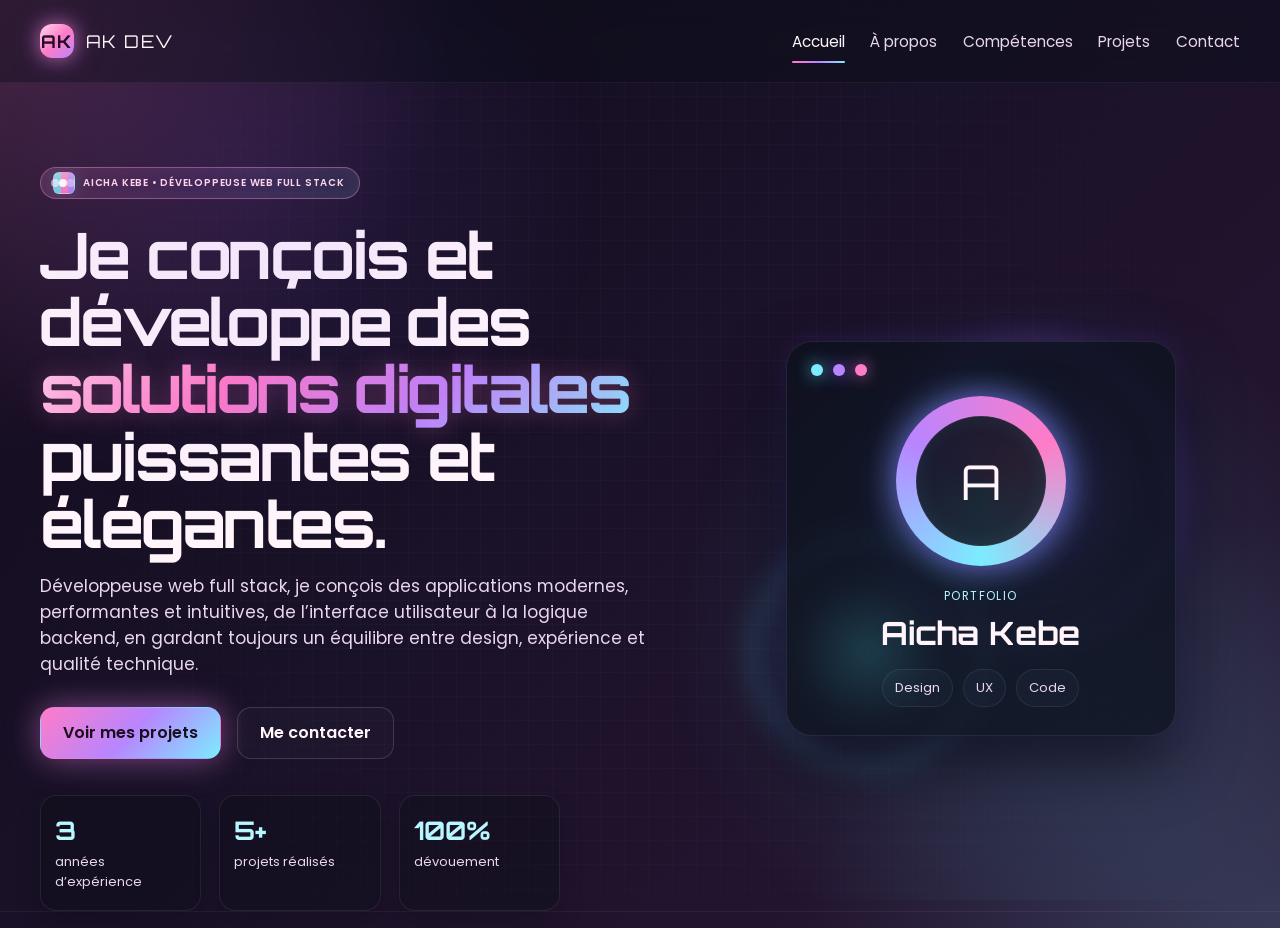
<file: index.html>
<!DOCTYPE html>
<html lang="fr">
  <head>
    <meta charset="UTF-8" />
    <meta http-equiv="refresh" content="0; url=accueil.html" />
    <meta name="viewport" content="width=device-width, initial-scale=1.0" />
    <title>Ak Dev</title>
    <meta name="description" content="Portfolio de développeuse full stack en rose, violet et cyan." />
    <link rel="preconnect" href="https://fonts.googleapis.com" />
    <link rel="preconnect" href="https://fonts.gstatic.com" crossorigin />
    <link href="https://fonts.googleapis.com/css2?family=Orbitron:wght@500;700;800&family=Poppins:wght@300;400;500;600;700&display=swap" rel="stylesheet" />
    <link rel="stylesheet" href="style.css" />
  </head>
  <body>
    <div class="page-glow"></div>

    <main class="redirect-page">
      <div class="container redirect-box">
        <p class="eyebrow">Portfolio</p>
        <h1>Redirection vers l’accueil...</h1>
        <p>Si la page ne charge pas, cliquez sur <a href="accueil.html">ce lien</a>.</p>
      </div>
    </main>
  </body>
</html>
</file>
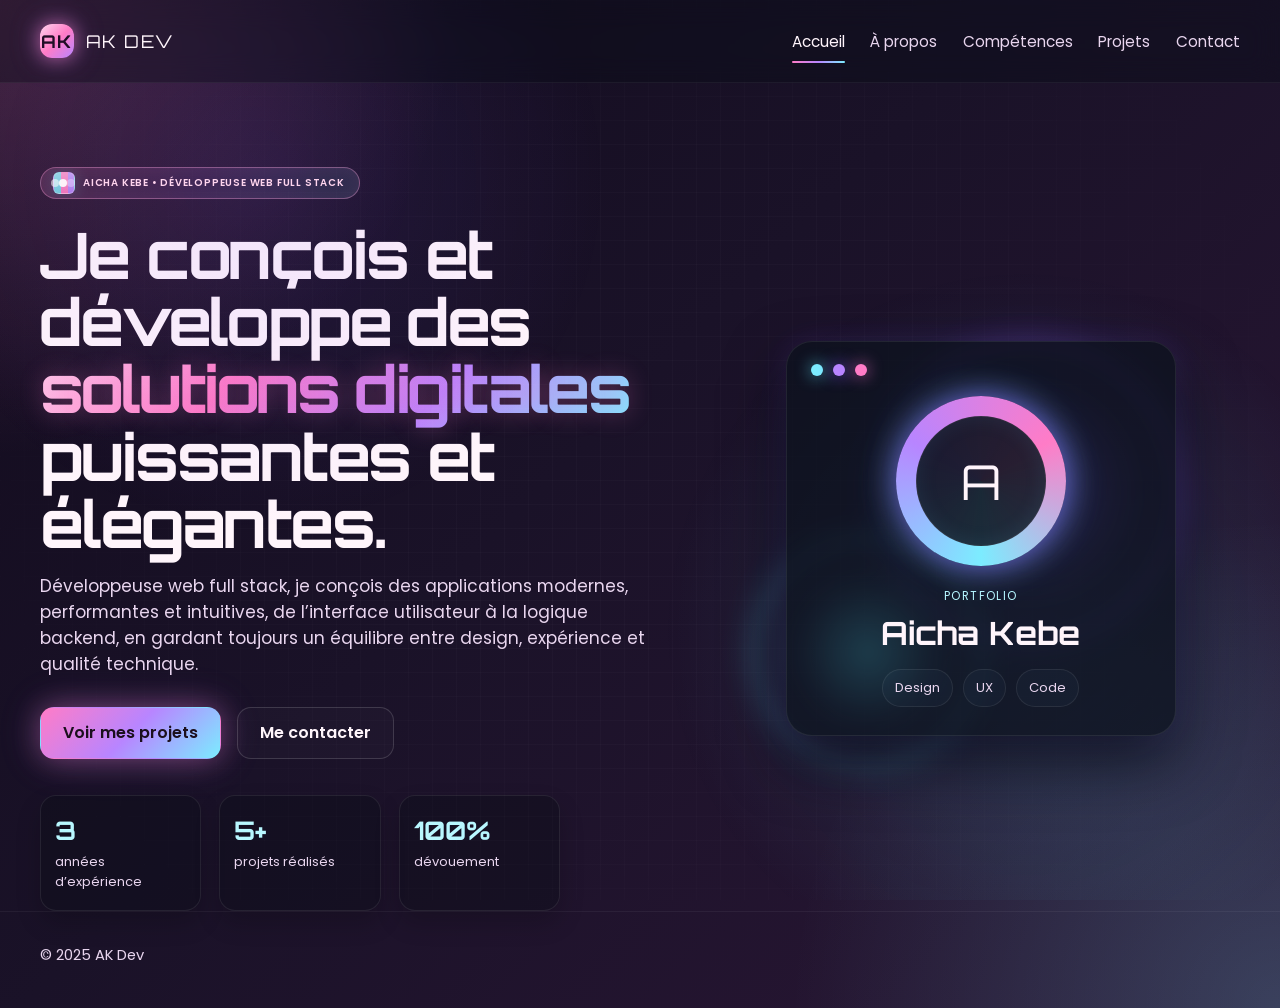
<file: accueil.html>
<!DOCTYPE html>
<html lang="fr">
  <head>
    <meta charset="UTF-8" />
    <meta name="viewport" content="width=device-width, initial-scale=1.0" />
    <title>Accueil | AK Dev</title>
    <meta name="description" content="Portfolio de développeuse web full stack — accueil" />
    <link rel="preconnect" href="https://fonts.googleapis.com" />
    <link rel="preconnect" href="https://fonts.gstatic.com" crossorigin />
    <link href="https://fonts.googleapis.com/css2?family=Orbitron:wght@500;700;800&family=Poppins:wght@300;400;500;600;700&display=swap" rel="stylesheet" />
    <link rel="stylesheet" href="style.css" />
  </head>
  <body>
    <div class="page-glow"></div>

    <header class="site-header">
      <div class="container nav-wrap">
        <a href="accueil.html" class="brand">
          <span class="brand-mark">AK</span>
          <span>AK Dev</span>
        </a>

        <div class="nav-shell">
          <button class="nav-toggle" type="button" aria-expanded="false" aria-controls="mainNav" aria-label="Ouvrir le menu">
            <span></span>
            <span></span>
            <span></span>
          </button>

          <nav class="main-nav" id="mainNav" aria-label="Menu principal">
            <a href="accueil.html" class="active">Accueil</a>
            <a href="apropos.html">À propos</a>
            <a href="competences.html">Compétences</a>
            <a href="projets.html">Projets</a>
            <a href="contact.html">Contact</a>
          </nav>
        </div>
      </div>
    </header>

    <main>
      <section class="hero" id="accueil">
        <div class="container hero-grid">
          <div class="hero-copy">
            <span class="eyebrow">Aicha KEBE • Développeuse web full stack</span>
            <h1>
              Je conçois et développe des
              <span class="gradient-text">solutions digitales</span>
              puissantes et élégantes.
            </h1>
            <p>
              Développeuse web full stack, je conçois des applications modernes,
              performantes et intuitives, de l’interface utilisateur à la logique backend,
              en gardant toujours un équilibre entre design, expérience et qualité technique.
            </p>


            <div class="cta-row">
              <a class="btn btn-primary" href="projets.html">Voir mes projets</a>
              <a class="btn btn-secondary" href="contact.html">Me contacter</a>
            </div>

            <div class="stats">
              <div>
                <strong>3</strong>
                <span>années d’expérience</span>
              </div>
              <div>
                <strong>5+</strong>
                <span>projets réalisés</span>
              </div>
              <div>
                <strong>100%</strong>
                <span>dévouement</span>
              </div>
            </div>
          </div>

          <div class="hero-visual" aria-label="Illustration du portfolio">
            <div class="orb orb-one"></div>
            <div class="orb orb-two"></div>
            <div class="profile-card">
              <div class="profile-top">
                <span class="dot dot-cyan"></span>
                <span class="dot dot-violet"></span>
                <span class="dot dot-pink"></span>
              </div>

              <div class="avatar-wrap">
                <div class="avatar-ring"></div>
                <div class="avatar">A</div>
              </div>

              <div class="card-text">
                <p class="mini-label">Portfolio</p>
                <h2>Aicha Kebe</h2>
                <ul>
                  <li>Design</li>
                  <li>UX</li>
                  <li>Code</li>
                </ul>
              </div>
            </div>
          </div>
        </div>
      </section>
    </main>

    <footer class="site-footer">
      <div class="container footer-wrap">
        <p>© 2025 AK Dev</p>
        <div class="socials"></div>
      </div>
    </footer>

    <script>
      document.addEventListener('DOMContentLoaded', () => {
        const nav = document.querySelector('.main-nav');
        const toggle = document.querySelector('.nav-toggle');

        if (!nav || !toggle) return;

        const closeMenu = () => {
          nav.classList.remove('is-open');
          toggle.setAttribute('aria-expanded', 'false');
          toggle.setAttribute('aria-label', 'Ouvrir le menu');
        };

        const openMenu = () => {
          nav.classList.add('is-open');
          toggle.setAttribute('aria-expanded', 'true');
          toggle.setAttribute('aria-label', 'Fermer le menu');
        };

        toggle.addEventListener('click', () => {
          if (nav.classList.contains('is-open')) {
            closeMenu();
          } else {
            openMenu();
          }
        });

        nav.querySelectorAll('a').forEach((link) => {
          link.addEventListener('click', () => {
            if (window.innerWidth <= 820) {
              closeMenu();
            }
          });
        });

        window.addEventListener('resize', () => {
          if (window.innerWidth > 820) {
            closeMenu();
          }
        });

        document.addEventListener('click', (event) => {
          const target = event.target;
          const clickedInsideNav = nav.contains(target);
          const clickedToggle = toggle.contains(target);

          if (!clickedInsideNav && !clickedToggle && nav.classList.contains('is-open')) {
            closeMenu();
          }
        });
      });
    </script>
  </body>
</html>
</file>
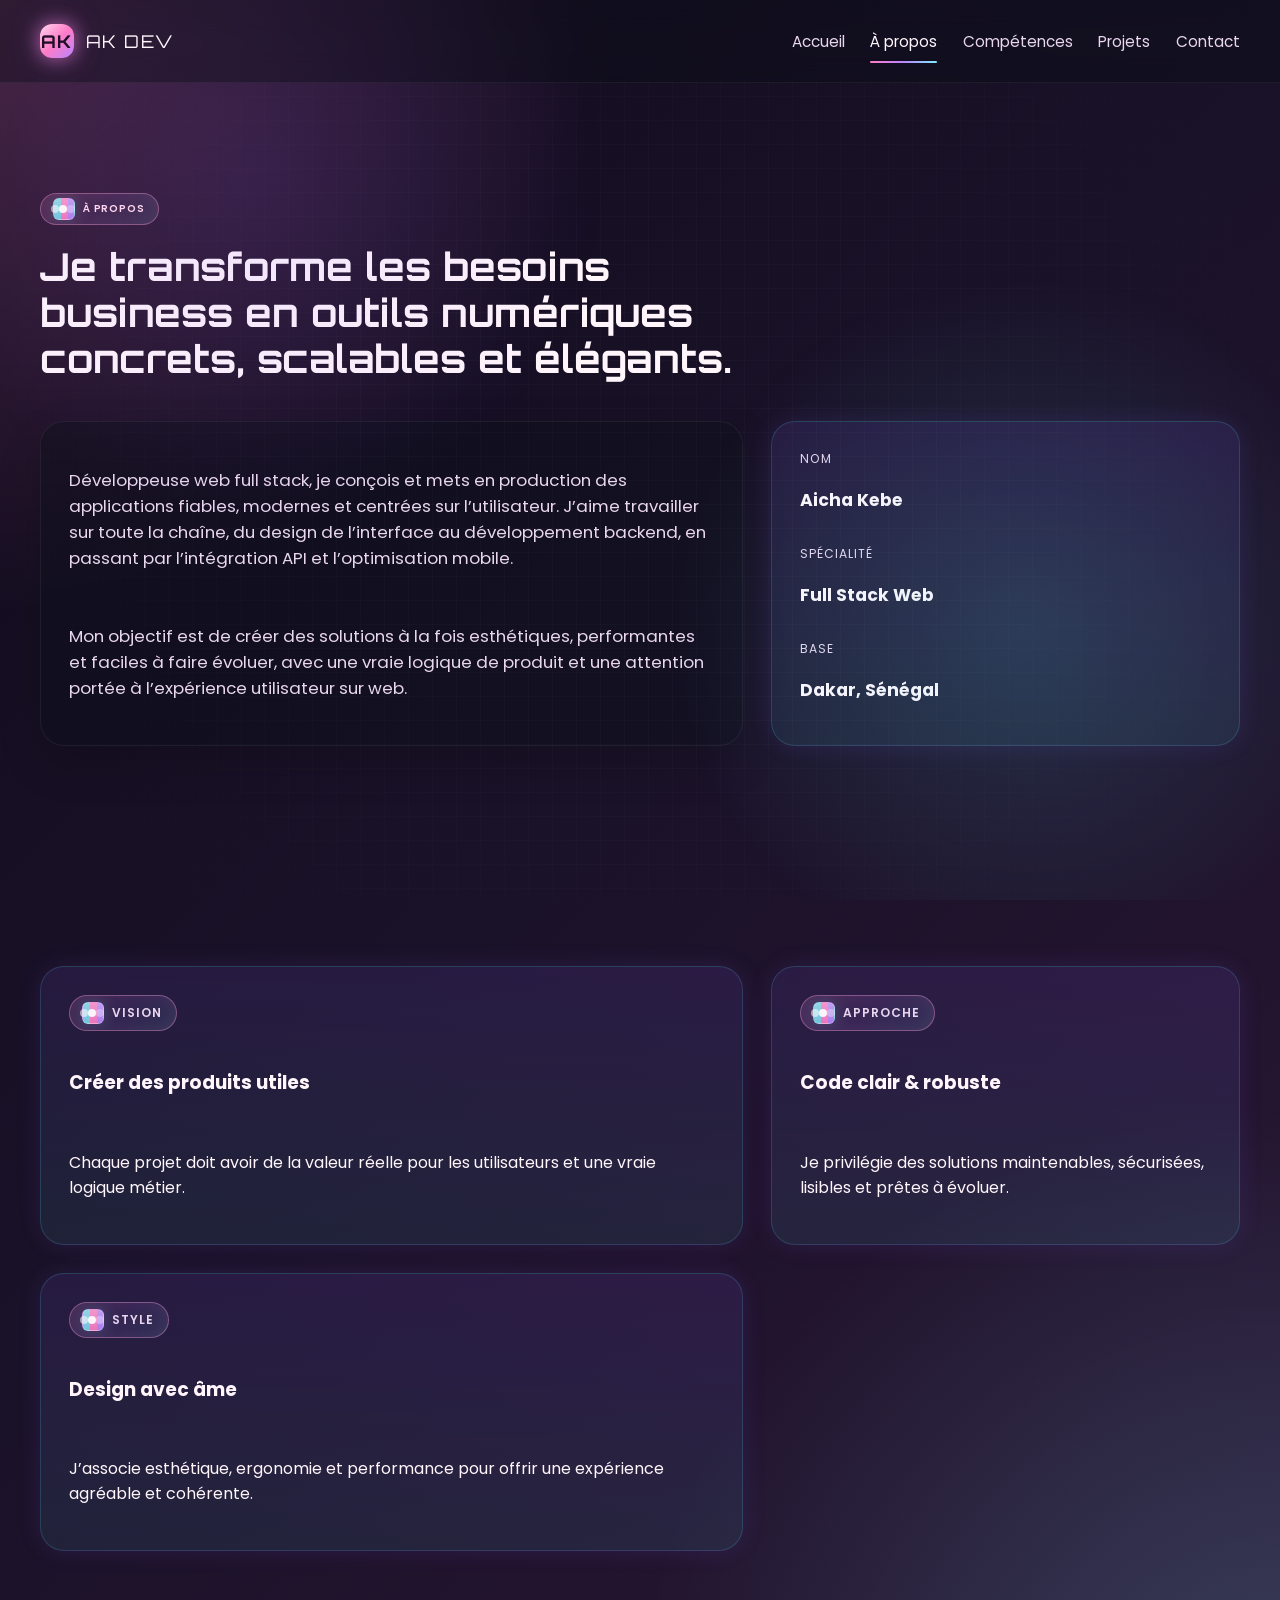
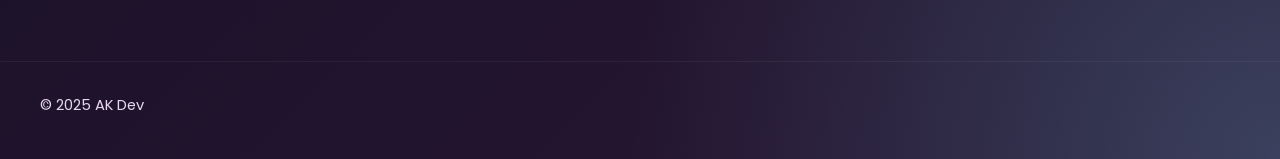
<file: apropos.html>
<!DOCTYPE html>
<html lang="fr">
  <head>
    <meta charset="UTF-8" />
    <meta name="viewport" content="width=device-width, initial-scale=1.0" />
    <title>À propos | AK Dev</title>
    <meta name="description" content="À propos de la développeuse web full stack AK Dev" />
    <link rel="preconnect" href="https://fonts.googleapis.com" />
    <link rel="preconnect" href="https://fonts.gstatic.com" crossorigin />
    <link href="https://fonts.googleapis.com/css2?family=Orbitron:wght@500;700;800&family=Poppins:wght@300;400;500;600;700&display=swap" rel="stylesheet" />
    <link rel="stylesheet" href="style.css" />
  </head>
  <body>
    <div class="page-glow"></div>

    <header class="site-header">
      <div class="container nav-wrap">
        <a href="accueil.html" class="brand">
          <span class="brand-mark">AK</span>
          <span>AK Dev</span>
        </a>

        <div class="nav-shell">
          <button class="nav-toggle" type="button" aria-expanded="false" aria-controls="mainNav" aria-label="Ouvrir le menu">
            <span></span>
            <span></span>
            <span></span>
          </button>

          <nav class="main-nav" id="mainNav" aria-label="Menu principal">
            <a href="accueil.html">Accueil</a>
            <a href="apropos.html" class="active">À propos</a>
            <a href="competences.html">Compétences</a>
            <a href="projets.html">Projets</a>
            <a href="contact.html">Contact</a>
          </nav>
        </div>
      </div>
    </header>

    <main>
      <section class="section">
        <div class="container">
          <div class="section-heading">
            <span class="section-tag">À propos</span>
            <h2>Je transforme les besoins business en outils numériques concrets, scalables et élégants.</h2>
          </div>

          <div class="about-grid">
            <div class="about-copy">
              <p>
                Développeuse web full stack, je conçois et mets en production des applications
                fiables, modernes et centrées sur l’utilisateur. J’aime travailler sur toute la chaîne,
                du design de l’interface au développement backend, en passant par l’intégration API et l’optimisation mobile.
              </p>
              <p>
                Mon objectif est de créer des solutions à la fois esthétiques, performantes et faciles à faire évoluer,
                avec une vraie logique de produit et une attention portée à l’expérience utilisateur sur web.
              </p>
            </div>

            <div class="info-panel">
              <div>
                <span>Nom</span>
                <strong>Aicha Kebe</strong>
              </div>
              <div>
                <span>Spécialité</span>
                <strong>Full Stack Web</strong>
              </div>
              <div>
                <span>Base</span>
                <strong>Dakar, Sénégal</strong>
              </div>
            </div>
          </div>
        </div>
      </section>

      <section class="section">
        <div class="container">
          <div class="about-grid values-grid">
            <article class="info-panel">
              <span class="section-tag small-tag">Vision</span>
              <h3>Créer des produits utiles</h3>
              <p>Chaque projet doit avoir de la valeur réelle pour les utilisateurs et une vraie logique métier.</p>
            </article>

            <article class="info-panel">
              <span class="section-tag small-tag">Approche</span>
              <h3>Code clair & robuste</h3>
              <p>Je privilégie des solutions maintenables, sécurisées, lisibles et prêtes à évoluer.</p>
            </article>

            <article class="info-panel">
              <span class="section-tag small-tag">Style</span>
              <h3>Design avec âme</h3>
              <p>J’associe esthétique, ergonomie et performance pour offrir une expérience agréable et cohérente.</p>
            </article>
          </div>
        </div>
      </section>
    </main>

    <footer class="site-footer">
      <div class="container footer-wrap">
        <p>© 2025 AK Dev</p>
        <div class="socials"></div>
      </div>
    </footer>

    <script>
      document.addEventListener('DOMContentLoaded', () => {
        const nav = document.querySelector('.main-nav');
        const toggle = document.querySelector('.nav-toggle');

        if (!nav || !toggle) return;

        const closeMenu = () => {
          nav.classList.remove('is-open');
          toggle.setAttribute('aria-expanded', 'false');
          toggle.setAttribute('aria-label', 'Ouvrir le menu');
        };

        const openMenu = () => {
          nav.classList.add('is-open');
          toggle.setAttribute('aria-expanded', 'true');
          toggle.setAttribute('aria-label', 'Fermer le menu');
        };

        toggle.addEventListener('click', () => {
          if (nav.classList.contains('is-open')) {
            closeMenu();
          } else {
            openMenu();
          }
        });

        nav.querySelectorAll('a').forEach((link) => {
          link.addEventListener('click', () => {
            if (window.innerWidth <= 820) {
              closeMenu();
            }
          });
        });

        window.addEventListener('resize', () => {
          if (window.innerWidth > 820) {
            closeMenu();
          }
        });

        document.addEventListener('click', (event) => {
          const target = event.target;
          const clickedInsideNav = nav.contains(target);
          const clickedToggle = toggle.contains(target);

          if (!clickedInsideNav && !clickedToggle && nav.classList.contains('is-open')) {
            closeMenu();
          }
        });
      });
    </script>
  </body>
</html>
</file>
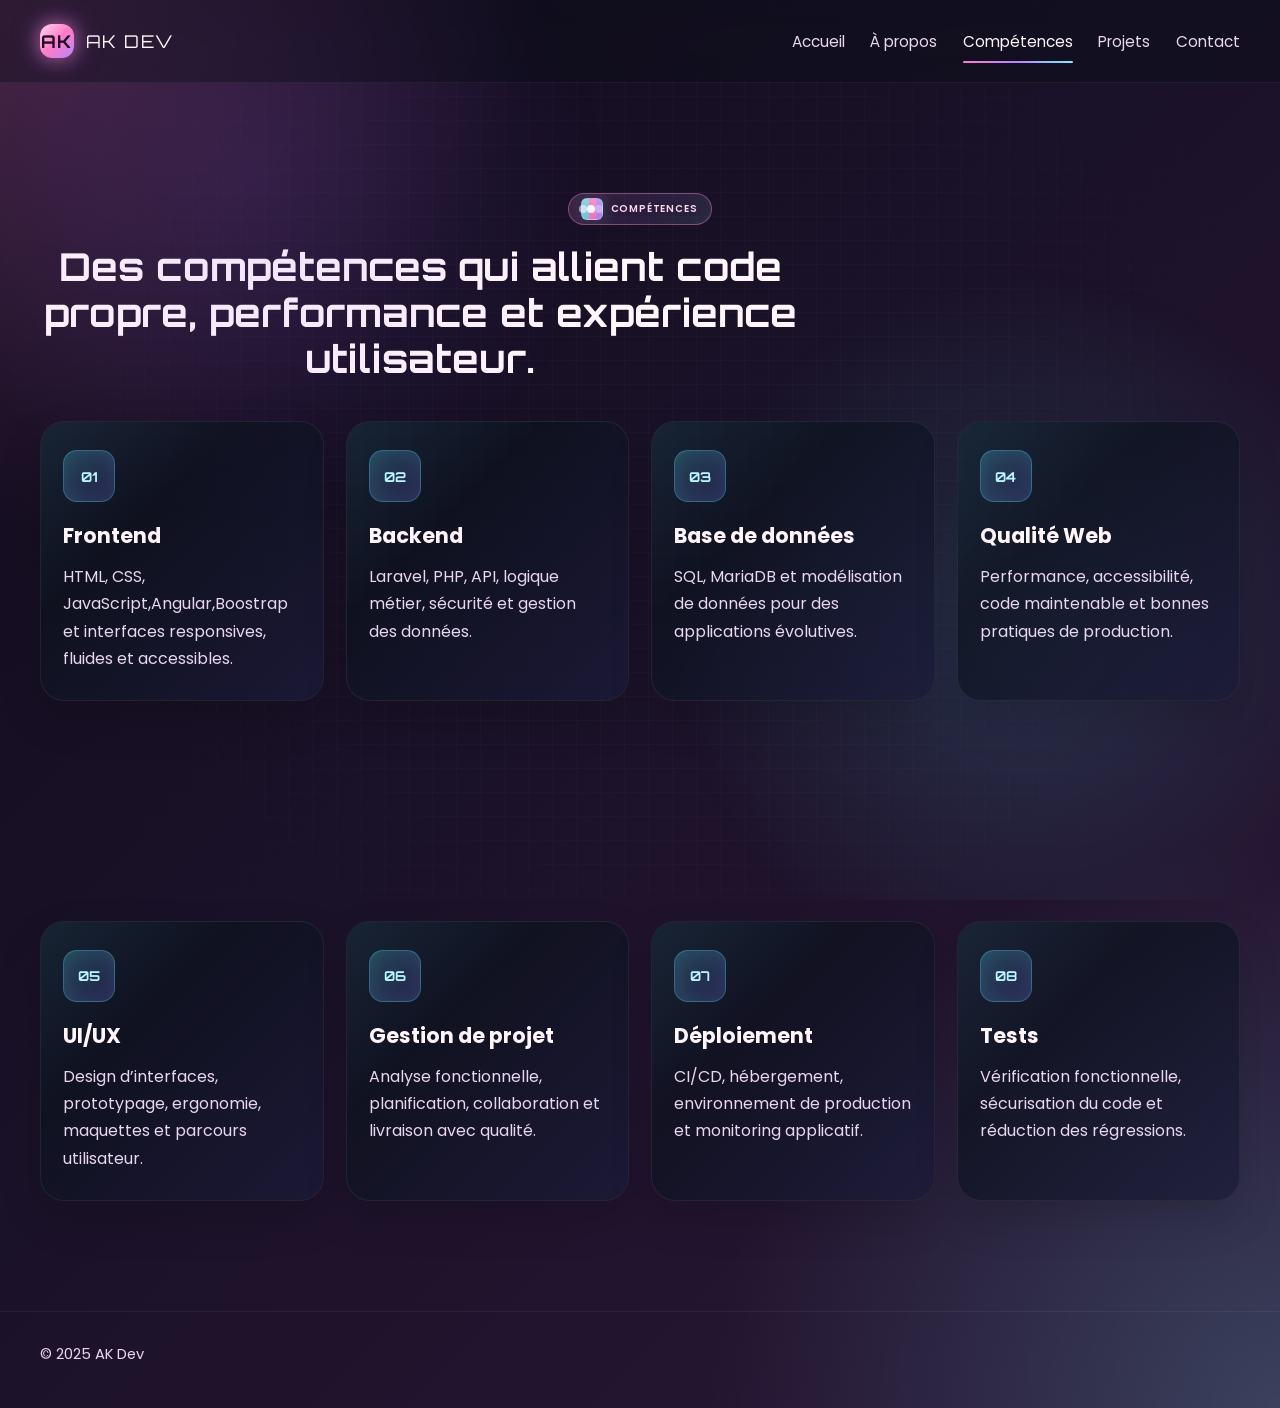
<file: competences.html>
<!DOCTYPE html>
<html lang="fr">
  <head>
    <meta charset="UTF-8" />
    <meta name="viewport" content="width=device-width, initial-scale=1.0" />
    <title>Compétences | AK Dev</title>
    <meta name="description" content="Compétences de développeuse web full stack" />
    <link rel="preconnect" href="https://fonts.googleapis.com" />
    <link rel="preconnect" href="https://fonts.gstatic.com" crossorigin />
    <link href="https://fonts.googleapis.com/css2?family=Orbitron:wght@500;700;800&family=Poppins:wght@300;400;500;600;700&display=swap" rel="stylesheet" />
    <link rel="stylesheet" href="style.css" />
  </head>
  <body>
    <div class="page-glow"></div>

    <header class="site-header">
      <div class="container nav-wrap">
        <a href="accueil.html" class="brand">
          <span class="brand-mark">AK</span>
          <span>AK Dev</span>
        </a>

        <div class="nav-shell">
          <button class="nav-toggle" type="button" aria-expanded="false" aria-controls="mainNav" aria-label="Ouvrir le menu">
            <span></span>
            <span></span>
            <span></span>
          </button>

          <nav class="main-nav" id="mainNav" aria-label="Menu principal">
            <a href="accueil.html">Accueil</a>
            <a href="apropos.html">À propos</a>
            <a href="competences.html" class="active">Compétences</a>
            <a href="projets.html">Projets</a>
            <a href="contact.html">Contact</a>
          </nav>
        </div>
      </div>
    </header>

    <main>
      <section class="section">
        <div class="container">
          <div class="section-heading center">
            <span class="section-tag">Compétences</span>
            <h2>Des compétences qui allient code propre, performance et expérience utilisateur.</h2>
          </div>

          <div class="skill-grid">
            <article class="skill-card">
              <div class="skill-icon">01</div>
              <h3>Frontend</h3>
              <p>HTML, CSS, JavaScript,Angular,Boostrap et interfaces responsives, fluides et accessibles.</p>
            </article>

            <article class="skill-card">
              <div class="skill-icon">02</div>
              <h3>Backend</h3>
              <p>Laravel, PHP, API, logique métier, sécurité et gestion des données.</p>
            </article>

            <article class="skill-card">
              <div class="skill-icon">03</div>
              <h3>Base de données</h3>
              <p>SQL, MariaDB et modélisation de données pour des applications évolutives.</p>
            </article>

            <article class="skill-card">
              <div class="skill-icon">04</div>
              <h3>Qualité Web</h3>
              <p>Performance, accessibilité, code maintenable et bonnes pratiques de production.</p>
            </article>
          </div>
        </div>
      </section>

      <section class="section">
        <div class="container">
          <div class="skill-grid two-line-grid">
            <article class="skill-card">
              <div class="skill-icon">05</div>
              <h3>UI/UX</h3>
              <p>Design d’interfaces, prototypage, ergonomie, maquettes et parcours utilisateur.</p>
            </article>

            <article class="skill-card">
              <div class="skill-icon">06</div>
              <h3>Gestion de projet</h3>
              <p>Analyse fonctionnelle, planification, collaboration et livraison avec qualité.</p>
            </article>

            <article class="skill-card">
              <div class="skill-icon">07</div>
              <h3>Déploiement</h3>
              <p>CI/CD, hébergement, environnement de production et monitoring applicatif.</p>
            </article>

            <article class="skill-card">
              <div class="skill-icon">08</div>
              <h3>Tests</h3>
              <p>Vérification fonctionnelle, sécurisation du code et réduction des régressions.</p>
            </article>
          </div>
        </div>
      </section>
    </main>

    <footer class="site-footer">
      <div class="container footer-wrap">
        <p>© 2025 AK Dev</p>
        <div class="socials"></div>
      </div>
    </footer>

    <script>
      document.addEventListener('DOMContentLoaded', () => {
        const nav = document.querySelector('.main-nav');
        const toggle = document.querySelector('.nav-toggle');

        if (!nav || !toggle) return;

        const closeMenu = () => {
          nav.classList.remove('is-open');
          toggle.setAttribute('aria-expanded', 'false');
          toggle.setAttribute('aria-label', 'Ouvrir le menu');
        };

        const openMenu = () => {
          nav.classList.add('is-open');
          toggle.setAttribute('aria-expanded', 'true');
          toggle.setAttribute('aria-label', 'Fermer le menu');
        };

        toggle.addEventListener('click', () => {
          if (nav.classList.contains('is-open')) {
            closeMenu();
          } else {
            openMenu();
          }
        });

        nav.querySelectorAll('a').forEach((link) => {
          link.addEventListener('click', () => {
            if (window.innerWidth <= 820) {
              closeMenu();
            }
          });
        });

        window.addEventListener('resize', () => {
          if (window.innerWidth > 820) {
            closeMenu();
          }
        });

        document.addEventListener('click', (event) => {
          const target = event.target;
          const clickedInsideNav = nav.contains(target);
          const clickedToggle = toggle.contains(target);

          if (!clickedInsideNav && !clickedToggle && nav.classList.contains('is-open')) {
            closeMenu();
          }
        });
      });
    </script>
  </body>
</html>
</file>
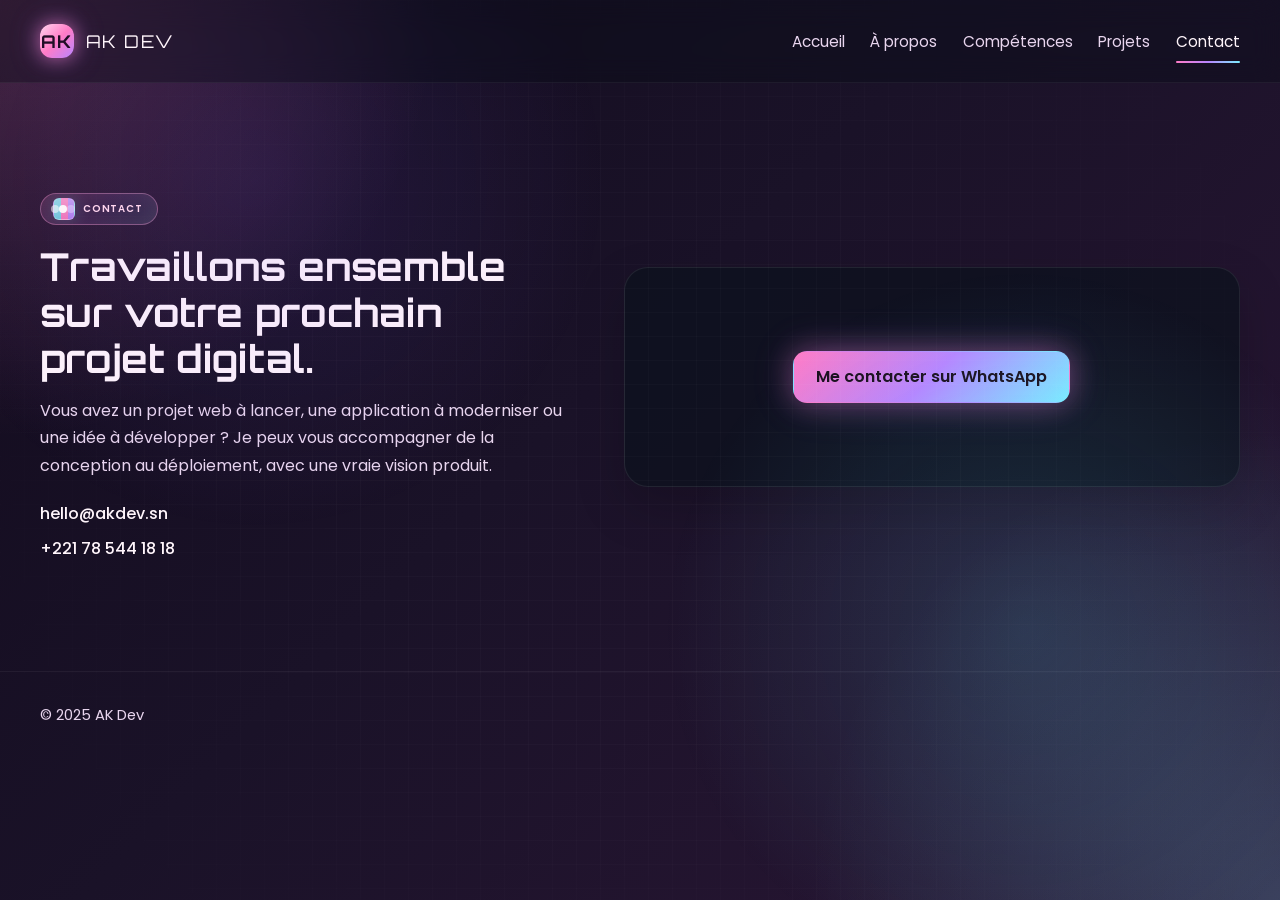
<file: contact.html>
<!DOCTYPE html>
<html lang="fr">
  <head>
    <meta charset="UTF-8" />
    <meta name="viewport" content="width=device-width, initial-scale=1.0" />
    <title>Contact | AK Dev</title>
    <meta name="description" content="Contactez la développeuse web full stack AK Dev" />
    <link rel="preconnect" href="https://fonts.googleapis.com" />
    <link rel="preconnect" href="https://fonts.gstatic.com" crossorigin />
    <link href="https://fonts.googleapis.com/css2?family=Orbitron:wght@500;700;800&family=Poppins:wght@300;400;500;600;700&display=swap" rel="stylesheet" />
    <link rel="stylesheet" href="style.css" />
  </head>
  <body>
    <div class="page-glow"></div>

    <header class="site-header">
      <div class="container nav-wrap">
        <a href="accueil.html" class="brand">
          <span class="brand-mark">AK</span>
          <span>AK Dev</span>
        </a>

        <div class="nav-shell">
          <button class="nav-toggle" type="button" aria-expanded="false" aria-controls="mainNav" aria-label="Ouvrir le menu">
            <span></span>
            <span></span>
            <span></span>
          </button>

          <nav class="main-nav" id="mainNav" aria-label="Menu principal">
            <a href="accueil.html">Accueil</a>
            <a href="apropos.html">À propos</a>
            <a href="competences.html">Compétences</a>
            <a href="projets.html">Projets</a>
            <a href="contact.html" class="active">Contact</a>
          </nav>
        </div>
      </div>
    </header>

    <main>
      <section class="section">
        <div class="container contact-wrap">
          <div class="contact-copy">
            <span class="section-tag">Contact</span>
            <h2>Travaillons ensemble sur votre prochain projet digital.</h2>
            <p>
              Vous avez un projet web à lancer, une application à moderniser ou une idée à développer ?
              Je peux vous accompagner de la conception au déploiement, avec une vraie vision produit.
            </p>
            <div class="contact-links">
              <a href="mailto:aichakebe667@gmail.com">hello@akdev.sn</a>
              <a href="tel:+2217854418">+221 78 544 18 18</a>
            </div>
          </div>

          <div class="contact-action">
            <!-- Remplacez 221785441818 par votre vrai numéro WhatsApp au format international, sans +, espaces ni tirets. -->
            <a
              class="btn btn-primary whatsapp-button"
              href="https://wa.me/221785441818?text=Bonjour%2C%20je%20vous%20contacte%20depuis%20votre%20portfolio."
              target="_blank"
              rel="noopener noreferrer"
              aria-label="Me contacter sur WhatsApp"
            >
              Me contacter sur WhatsApp
            </a>
          </div>
        </div>
      </section>
    </main>

    <footer class="site-footer">
      <div class="container footer-wrap">
        <p>© 2025 AK Dev</p>
        <div class="socials"></div>
      </div>
    </footer>
    <script>
      document.addEventListener('DOMContentLoaded', () => {
        const nav = document.querySelector('.main-nav');
        const toggle = document.querySelector('.nav-toggle');

        if (!nav || !toggle) return;

        const closeMenu = () => {
          nav.classList.remove('is-open');
          toggle.setAttribute('aria-expanded', 'false');
          toggle.setAttribute('aria-label', 'Ouvrir le menu');
        };

        const openMenu = () => {
          nav.classList.add('is-open');
          toggle.setAttribute('aria-expanded', 'true');
          toggle.setAttribute('aria-label', 'Fermer le menu');
        };

        toggle.addEventListener('click', () => {
          if (nav.classList.contains('is-open')) {
            closeMenu();
          } else {
            openMenu();
          }
        });

        nav.querySelectorAll('a').forEach((link) => {
          link.addEventListener('click', () => {
            if (window.innerWidth <= 820) {
              closeMenu();
            }
          });
        });

        window.addEventListener('resize', () => {
          if (window.innerWidth > 820) {
            closeMenu();
          }
        });

        document.addEventListener('click', (event) => {
          const target = event.target;
          const clickedInsideNav = nav.contains(target);
          const clickedToggle = toggle.contains(target);

          if (!clickedInsideNav && !clickedToggle && nav.classList.contains('is-open')) {
            closeMenu();
          }
        });
      });
    </script>
  </body>
</html>
</file>
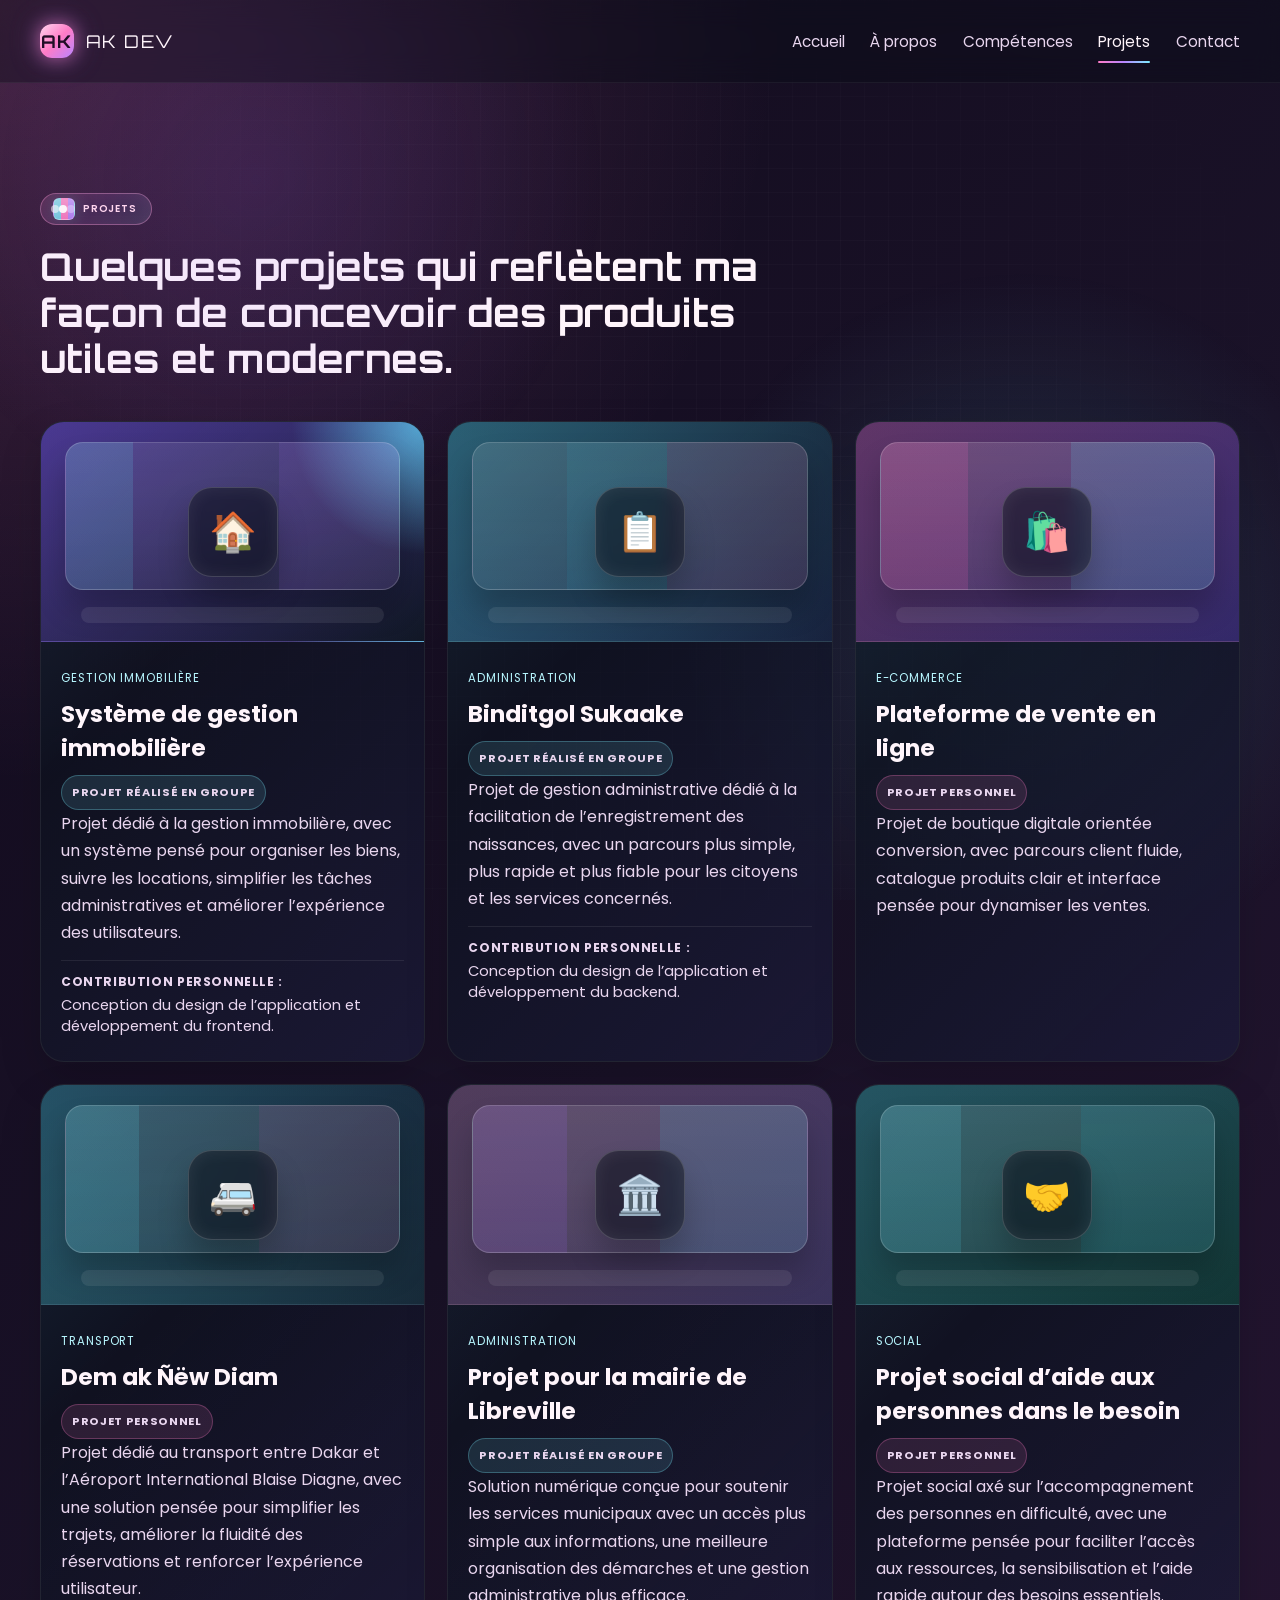
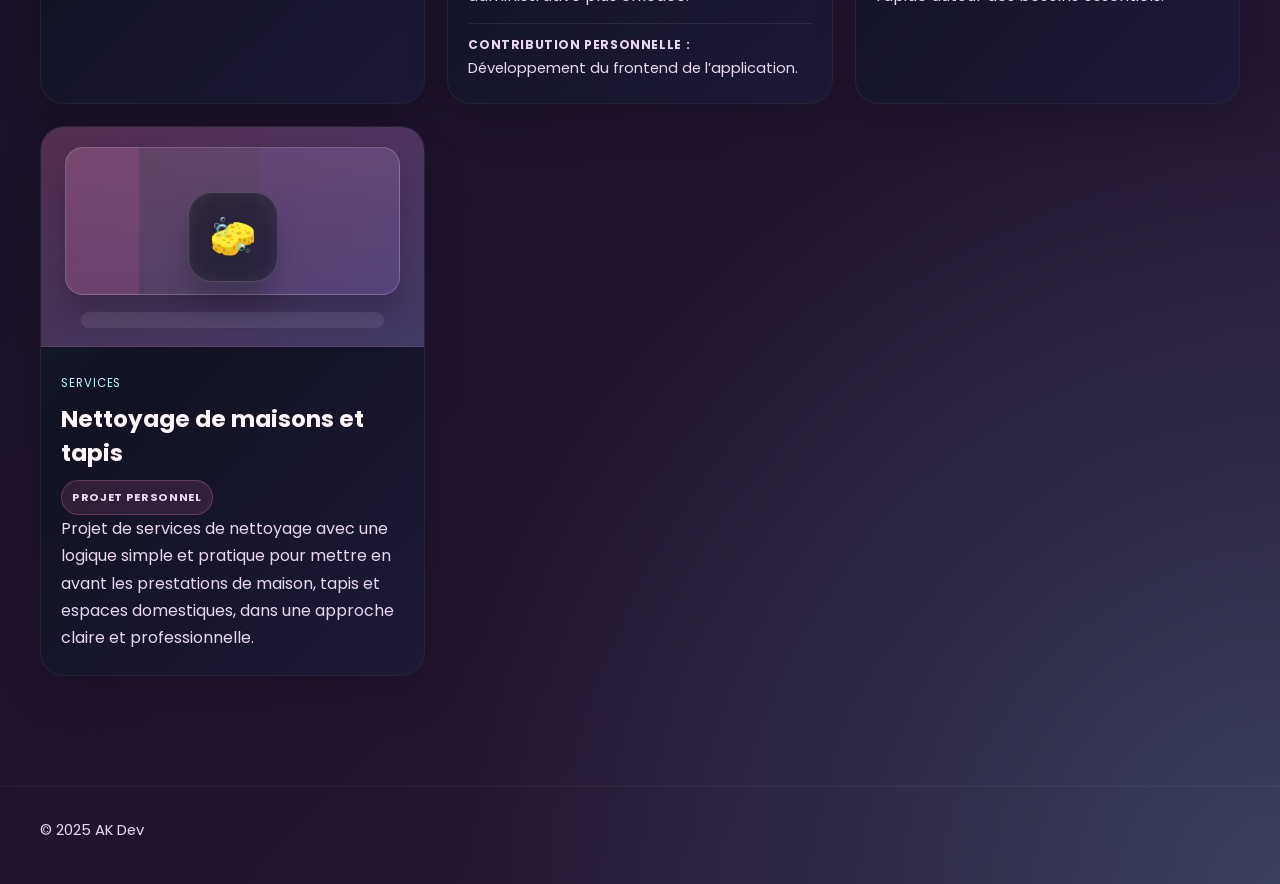
<file: projets.html>
<!DOCTYPE html>
<html lang="fr">
  <head>
    <meta charset="UTF-8" />
    <meta name="viewport" content="width=device-width, initial-scale=1.0" />
    <title>Projets | AK Dev</title>
    <meta name="description" content="Projets de développeuse web full stack" />
    <link rel="preconnect" href="https://fonts.googleapis.com" />
    <link rel="preconnect" href="https://fonts.gstatic.com" crossorigin />
    <link href="https://fonts.googleapis.com/css2?family=Orbitron:wght@500;700;800&family=Poppins:wght@300;400;500;600;700&display=swap" rel="stylesheet" />
    <link rel="stylesheet" href="style.css" />
  </head>
  <body>
    <div class="page-glow"></div>

    <header class="site-header">
      <div class="container nav-wrap">
        <a href="accueil.html" class="brand">
          <span class="brand-mark">AK</span>
          <span>AK Dev</span>
        </a>

        <div class="nav-shell">
          <button class="nav-toggle" type="button" aria-expanded="false" aria-controls="mainNav" aria-label="Ouvrir le menu">
            <span></span>
            <span></span>
            <span></span>
          </button>

          <nav class="main-nav" id="mainNav" aria-label="Menu principal">
            <a href="accueil.html">Accueil</a>
            <a href="apropos.html">À propos</a>
            <a href="competences.html">Compétences</a>
            <a href="projets.html" class="active">Projets</a>
            <a href="contact.html">Contact</a>
          </nav>
        </div>
      </div>
    </header>

    <main>
      <section class="section">
        <div class="container">
          <div class="section-heading">
            <span class="section-tag">Projets</span>
            <h2>Quelques projets qui reflètent ma façon de concevoir des produits utiles et modernes.</h2>
          </div>

          <div class="project-grid">
            <article class="project-card">
              <div class="project-visual visual-one">
                <span class="project-icon" aria-label="Gestion immobilière">🏠</span>
              </div>
              <div class="project-content">
                <span>Gestion immobilière</span>
                <h3>Système de gestion immobilière</h3>
                <p class="project-badge project-group">Projet réalisé en groupe</p>
                <p>Projet dédié à la gestion immobilière, avec un système pensé pour organiser les biens, suivre les locations, simplifier les tâches administratives et améliorer l’expérience des utilisateurs.</p>
                <div class="project-contribution">
                  <strong>Contribution personnelle :</strong>
                  <span>Conception du design de l’application et développement du frontend.</span>
                </div>
              </div>
            </article>

            <article class="project-card">
              <div class="project-visual visual-two">
                <span class="project-icon" aria-label="Administration">📋</span>
              </div>
              <div class="project-content">
                <span>Administration</span>
                <h3>Binditgol Sukaake</h3>
                <p class="project-badge project-group">Projet réalisé en groupe</p>
                <p>Projet de gestion administrative dédié à la facilitation de l’enregistrement des naissances, avec un parcours plus simple, plus rapide et plus fiable pour les citoyens et les services concernés.</p>
                <div class="project-contribution">
                  <strong>Contribution personnelle :</strong>
                  <span>Conception du design de l’application et développement du backend.</span>
                </div>
              </div>
            </article>

            <article class="project-card">
              <div class="project-visual visual-three">
                <span class="project-icon" aria-label="E-commerce">🛍️</span>
              </div>
              <div class="project-content">
                <span>E-commerce</span>
                <h3>Plateforme de vente en ligne</h3>
                <p class="project-badge project-personal">Projet personnel</p>
                <p>Projet de boutique digitale orientée conversion, avec parcours client fluide, catalogue produits clair et interface pensée pour dynamiser les ventes.</p>
              </div>
            </article>

            <article class="project-card">
              <div class="project-visual visual-four">
                <span class="project-icon" aria-label="Transport">🚐</span>
              </div>
              <div class="project-content">
                <span>Transport</span>
                <h3> Dem ak Ñëw Diam </h3>
                <p class="project-badge project-personal">Projet personnel</p>
                <p>Projet dédié au transport entre Dakar et l’Aéroport International Blaise Diagne, avec une solution pensée pour simplifier les trajets, améliorer la fluidité des réservations et renforcer l’expérience utilisateur.</p>
              </div>
            </article>

            <article class="project-card">
              <div class="project-visual visual-five">
                <span class="project-icon" aria-label="Administration municipale">🏛️</span>
              </div>
              <div class="project-content">
                <span>Administration</span>
                <h3>Projet pour la mairie de Libreville</h3>
                <p class="project-badge project-group">Projet réalisé en groupe</p>
                <p>Solution numérique conçue pour soutenir les services municipaux avec un accès plus simple aux informations, une meilleure organisation des démarches et une gestion administrative plus efficace.</p>
                <div class="project-contribution">
                  <strong>Contribution personnelle :</strong>
                  <span> Développement du frontend de l’application.</span>
                </div>
              </div>
            </article>

            <article class="project-card">
              <div class="project-visual visual-six">
                <span class="project-icon" aria-label="Aide sociale">🤝</span>
              </div>
              <div class="project-content">
                <span>Social</span>
                <h3>Projet social d’aide aux personnes dans le besoin</h3>
                <p class="project-badge project-personal">Projet personnel</p>
                <p>Projet social axé sur l’accompagnement des personnes en difficulté, avec une plateforme pensée pour faciliter l’accès aux ressources, la sensibilisation et l’aide rapide autour des besoins essentiels.</p>
              </div>
            </article>

            <article class="project-card">
              <div class="project-visual visual-seven">
                <span class="project-icon" aria-label="Nettoyage maison">🧽</span>
              </div>
              <div class="project-content">
                <span>Services</span>
                <h3>Nettoyage de maisons et tapis</h3>
                <p class="project-badge project-personal">Projet personnel</p>
                <p>Projet de services de nettoyage avec une logique simple et pratique pour mettre en avant les prestations de maison, tapis et espaces domestiques, dans une approche claire et professionnelle.</p>
              </div>
            </article>
          </div>
        </div>
      </section>
    </main>

    <footer class="site-footer">
      <div class="container footer-wrap">
        <p>© 2025 AK Dev</p>
        
      </div>
    </footer>

    <script>
      document.addEventListener('DOMContentLoaded', () => {
        const nav = document.querySelector('.main-nav');
        const toggle = document.querySelector('.nav-toggle');

        if (!nav || !toggle) return;

        const closeMenu = () => {
          nav.classList.remove('is-open');
          toggle.setAttribute('aria-expanded', 'false');
          toggle.setAttribute('aria-label', 'Ouvrir le menu');
        };

        const openMenu = () => {
          nav.classList.add('is-open');
          toggle.setAttribute('aria-expanded', 'true');
          toggle.setAttribute('aria-label', 'Fermer le menu');
        };

        toggle.addEventListener('click', () => {
          if (nav.classList.contains('is-open')) {
            closeMenu();
          } else {
            openMenu();
          }
        });

        nav.querySelectorAll('a').forEach((link) => {
          link.addEventListener('click', () => {
            if (window.innerWidth <= 820) {
              closeMenu();
            }
          });
        });

        window.addEventListener('resize', () => {
          if (window.innerWidth > 820) {
            closeMenu();
          }
        });

        document.addEventListener('click', (event) => {
          const target = event.target;
          const clickedInsideNav = nav.contains(target);
          const clickedToggle = toggle.contains(target);

          if (!clickedInsideNav && !clickedToggle && nav.classList.contains('is-open')) {
            closeMenu();
          }
        });
      });
    </script>
  </body>
</html>
</file>
<file: style.css>
:root {
  --bg-1: #120b1d;
  --bg-2: #1a1228;
  --bg-3: #2a1635;
  --panel: rgba(30, 19, 39, 0.78);
  --panel-border: rgba(255, 170, 221, 0.25);
  --violet: #b885ff;
  --violet-2: #d7b5ff;
  --cyan: #7cecff;
  --cyan-2: #b8f7ff;
  --pink: #ff7cc7;
  --pink-soft: #ffd5ee;
  --text: #fff5fb;
  --muted: #e9d6ef;
  --shadow-violet: rgba(184, 133, 255, 0.6);
  --shadow-cyan: rgba(124, 236, 255, 0.5);
}

* {
  box-sizing: border-box;
}

html {
  scroll-behavior: smooth;
}

section[id] {
  scroll-margin-top: 100px;
}

body {
  margin: 0;
  font-family: "Poppins", sans-serif;
  color: var(--text);
  background:
    radial-gradient(circle at top left, rgba(255, 124, 199, 0.22), transparent 28%),
    radial-gradient(circle at bottom right, rgba(124, 236, 255, 0.2), transparent 30%),
    linear-gradient(135deg, var(--bg-1), var(--bg-2) 45%, var(--bg-3));
  min-height: 100vh;
}

body::before {
  content: "";
  position: fixed;
  inset: 0;
  background-image: linear-gradient(rgba(255, 255, 255, 0.02) 1px, transparent 1px),
    linear-gradient(90deg, rgba(255, 255, 255, 0.02) 1px, transparent 1px);
  background-size: 24px 24px;
  mask-image: radial-gradient(circle at center, black 35%, transparent 100%);
  pointer-events: none;
}

img {
  max-width: 100%;
  display: block;
}

a {
  color: inherit;
  text-decoration: none;
}

button,
input,
textarea {
  font: inherit;
}

.page-glow {
  position: fixed;
  inset: 0;
  pointer-events: none;
  background: radial-gradient(circle at 20% 20%, rgba(138, 92, 255, 0.12), transparent 28%),
    radial-gradient(circle at 80% 70%, rgba(94, 231, 255, 0.14), transparent 30%);
}

.container {
  width: min(1200px, calc(100% - 48px));
  margin: 0 auto;
}

.section {
  padding: 110px 0;
}

.site-header {
  position: sticky;
  top: 0;
  z-index: 100;
  backdrop-filter: blur(14px);
  background: rgba(8, 12, 22, 0.35);
  border-bottom: 1px solid rgba(255, 255, 255, 0.05);
}

.nav-wrap {
  display: flex;
  align-items: center;
  justify-content: space-between;
  min-height: 82px;
  gap: 16px;
}

.nav-shell {
  position: relative;
  display: flex;
  align-items: center;
  justify-content: flex-end;
  margin-left: auto;
}

.brand {
  display: inline-flex;
  align-items: center;
  gap: 12px;
  font-family: "Orbitron", sans-serif;
  font-size: 1.1rem;
  letter-spacing: 0.08em;
  text-transform: uppercase;
}

.brand-mark {
  display: inline-grid;
  place-items: center;
  width: 34px;
  height: 34px;
  border-radius: 12px;
  background: linear-gradient(135deg, var(--pink-soft), var(--pink), var(--violet));
  box-shadow: 0 0 18px rgba(255, 124, 199, 0.55), 0 0 30px rgba(184, 133, 255, 0.38);
  color: #200d26;
  font-weight: 700;
}

.main-nav {
  display: flex;
  align-items: center;
  gap: clamp(14px, 2vw, 32px);
}

.main-nav a {
  position: relative;
  color: var(--muted);
  font-size: 0.96rem;
  transition: color 0.25s ease;
}

.main-nav a::after {
  content: "";
  position: absolute;
  left: 0;
  bottom: -10px;
  width: 100%;
  height: 2px;
  border-radius: 999px;
  background: linear-gradient(90deg, var(--pink), var(--violet), var(--cyan));
  transform: scaleX(0);
  transform-origin: left;
  transition: transform 0.25s ease;
}

.main-nav a:hover,
.main-nav a:focus-visible {
  color: var(--text);
}

.main-nav a:hover::after,
.main-nav a:focus-visible::after {
  transform: scaleX(1);
}

.main-nav a.active {
  color: var(--text);
}

.main-nav a.active::after {
  transform: scaleX(1);
}

.nav-toggle {
  display: none;
  align-items: center;
  justify-content: center;
  width: 46px;
  height: 46px;
  padding: 0;
  border: 1px solid rgba(255, 255, 255, 0.15);
  border-radius: 12px;
  background: rgba(255, 255, 255, 0.02);
  color: var(--text);
  cursor: pointer;
  transition: border-color 0.2s ease, box-shadow 0.2s ease, transform 0.2s ease;
}

.nav-toggle:hover,
.nav-toggle:focus-visible {
  border-color: rgba(124, 236, 255, 0.5);
  box-shadow: 0 0 0 3px rgba(124, 236, 255, 0.12);
  outline: none;
}

.nav-toggle span {
  position: relative;
  display: block;
  width: 20px;
  height: 2px;
  margin: 3px 0;
  border-radius: 999px;
  background: var(--text);
}

.hero {
  padding-top: 84px;
}

.hero-grid {
  display: grid;
  grid-template-columns: 1.1fr 0.9fr;
  align-items: center;
  gap: 48px;
}

.eyebrow,
.section-tag {
  position: relative;
  display: inline-flex;
  align-items: center;
  gap: 10px;
  padding: 8px 14px 8px 42px;
  border: 1px solid rgba(255, 162, 220, 0.38);
  border-radius: 999px;
  background: linear-gradient(135deg, rgba(255, 124, 199, 0.12), rgba(184, 133, 255, 0.1), rgba(124, 236, 255, 0.1));
  box-shadow: inset 0 0 18px rgba(255, 124, 199, 0.08);
  color: var(--pink-soft);
  text-transform: uppercase;
  letter-spacing: 0.08em;
  font-size: 0.62rem;
  font-weight: 600;
  overflow: hidden;
}

.eyebrow::before,
.section-tag::before {
  content: "";
  position: absolute;
  left: 12px;
  width: 20px;
  height: 20px;
  border-radius: 6px;
  background:
    linear-gradient(180deg, rgba(255,255,255,0.26), rgba(255,255,255,0.02)),
    linear-gradient(90deg, rgba(124, 236, 255, 0.8) 0 36%, rgba(255, 124, 199, 0.9) 36% 68%, rgba(184, 133, 255, 0.9) 68% 100%);
  border: 1px solid rgba(255, 255, 255, 0.2);
  box-shadow: 0 0 18px rgba(124, 236, 255, 0.22);
}

.eyebrow::after,
.section-tag::after {
  content: "";
  position: absolute;
  left: 18px;
  top: 50%;
  width: 8px;
  height: 8px;
  border-radius: 50%;
  background: rgba(255,255,255,0.9);
  transform: translateY(-50%);
  box-shadow: -8px 0 0 rgba(255,255,255,0.55), 8px 0 0 rgba(255,255,255,0.3);
}

.hero-copy h1 {
  margin: 22px 0 16px;
  font-family: "Orbitron", sans-serif;
  font-size: clamp(2.7rem, 5vw, 5rem);
  line-height: 1.05;
  letter-spacing: -0.04em;
}

.gradient-text {
  background: linear-gradient(135deg, var(--pink-soft), var(--pink), var(--violet), var(--cyan));
  -webkit-background-clip: text;
  background-clip: text;
  color: transparent;
  text-shadow: 0 0 25px rgba(255, 124, 199, 0.3);
}

.hero-copy p {
  max-width: 620px;
  margin: 0;
  color: var(--muted);
  font-size: 1.06rem;
}

.hero-tags {
  display: flex;
  flex-wrap: wrap;
  gap: 12px;
  margin-top: 22px;
}

.hero-tags span {
  display: inline-flex;
  align-items: center;
  padding: 9px 14px;
  border-radius: 999px;
  background: linear-gradient(135deg, rgba(255, 124, 199, 0.16), rgba(184, 133, 255, 0.18), rgba(124, 236, 255, 0.16));
  border: 1px solid rgba(255, 255, 255, 0.1);
  box-shadow: inset 0 0 16px rgba(255, 255, 255, 0.05);
  color: var(--text);
  font-size: 0.76rem;
  letter-spacing: 0.08em;
  text-transform: uppercase;
  font-weight: 600;
}

.cta-row {
  display: flex;
  flex-wrap: wrap;
  gap: 16px;
  margin-top: 30px;
}

.btn {
  display: inline-flex;
  align-items: center;
  justify-content: center;
  min-height: 52px;
  padding: 0 22px;
  border-radius: 14px;
  border: 1px solid transparent;
  font-weight: 600;
  transition: transform 0.25s ease, box-shadow 0.25s ease, border-color 0.25s ease;
}

.btn:hover,
.btn:focus-visible {
  transform: translateY(-2px);
}

.btn-primary {
  background: linear-gradient(135deg, var(--pink), var(--violet), var(--cyan));
  color: #1b0f1d;
  box-shadow: 0 0 28px rgba(255, 124, 199, 0.32), 0 0 42px rgba(184, 133, 255, 0.22);
}

.btn-secondary {
  border-color: rgba(255, 255, 255, 0.15);
  background: rgba(255, 255, 255, 0.02);
  color: var(--text);
}

.stats {
  display: grid;
  grid-template-columns: repeat(3, minmax(120px, 1fr));
  gap: 18px;
  margin-top: 36px;
  max-width: 520px;
}

.stats div {
  padding: 18px 14px;
  border: 1px solid rgba(255, 255, 255, 0.08);
  border-radius: 16px;
  background: rgba(10, 14, 24, 0.4);
  box-shadow: 0 12px 24px rgba(0, 0, 0, 0.18);
}

.stats strong {
  display: block;
  font-size: clamp(1.3rem, 2vw, 1.8rem);
  font-family: "Orbitron", sans-serif;
  color: var(--cyan-2);
}

.stats span {
  display: block;
  margin-top: 6px;
  color: var(--muted);
  font-size: 0.81rem;
}

.hero-visual {
  position: relative;
  display: grid;
  place-items: center;
  min-height: 520px;
}

.orb {
  position: absolute;
  border-radius: 50%;
  filter: blur(10px);
}

.orb-one {
  width: 280px;
  height: 280px;
  top: 14%;
  right: 14%;
  background: radial-gradient(circle, rgba(138, 92, 255, 0.9), rgba(138, 92, 255, 0.18) 45%, transparent 70%);
  box-shadow: 0 0 40px rgba(138, 92, 255, 0.55);
}

.orb-two {
  width: 210px;
  height: 210px;
  bottom: 8%;
  left: 8%;
  background: radial-gradient(circle, rgba(94, 231, 255, 0.8), rgba(94, 231, 255, 0.12) 45%, transparent 70%);
  box-shadow: 0 0 35px rgba(94, 231, 255, 0.5);
}

.profile-card {
  position: relative;
  width: min(100%, 390px);
  padding: 22px 24px 28px;
  border-radius: 26px;
  background: rgba(12, 18, 30, 0.75);
  border: 1px solid rgba(255, 255, 255, 0.08);
  box-shadow: 0 25px 60px rgba(5, 8, 18, 0.7), 0 0 30px rgba(138, 92, 255, 0.16);
}

.profile-top {
  display: flex;
  gap: 10px;
  margin-bottom: 20px;
}

.dot {
  width: 12px;
  height: 12px;
  border-radius: 50%;
}

.dot-cyan { background: var(--cyan); box-shadow: 0 0 16px rgba(94, 231, 255, 0.8); }
.dot-violet { background: var(--violet); box-shadow: 0 0 16px rgba(138, 92, 255, 0.8); }
.dot-pink { background: var(--pink); box-shadow: 0 0 16px rgba(255, 122, 217, 0.8); }

.avatar-wrap {
  position: relative;
  display: grid;
  place-items: center;
  width: 170px;
  height: 170px;
  margin: 10px auto 22px;
}

.avatar-ring {
  position: absolute;
  inset: 0;
  border-radius: 50%;
  background: conic-gradient(from 180deg, var(--cyan), var(--violet), var(--pink), var(--cyan));
  box-shadow: 0 0 28px rgba(138, 92, 255, 0.6), 0 0 38px rgba(94, 231, 255, 0.4);
}

.avatar {
  position: relative;
  display: grid;
  place-items: center;
  width: 130px;
  height: 130px;
  border-radius: 50%;
  font-family: "Orbitron", sans-serif;
  font-size: 3rem;
  color: var(--text);
  background: linear-gradient(135deg, rgba(8, 12, 22, 0.9), rgba(21, 26, 41, 0.9));
  border: 1px solid rgba(255, 255, 255, 0.08);
  box-shadow: inset 0 0 22px rgba(94, 231, 255, 0.08);
}

.card-text {
  text-align: center;
}

.mini-label {
  margin: 0;
  color: var(--cyan-2);
  font-size: 0.72rem;
  letter-spacing: 0.12em;
  text-transform: uppercase;
}

.card-text h2 {
  margin: 8px 0 16px;
  font-family: "Orbitron", sans-serif;
  font-size: 2rem;
}

.card-text ul {
  list-style: none;
  padding: 0;
  margin: 0;
  display: flex;
  justify-content: center;
  flex-wrap: wrap;
  gap: 10px;
}

.card-text li {
  padding: 8px 12px;
  border: 1px solid rgba(255, 255, 255, 0.08);
  border-radius: 999px;
  color: var(--muted);
  background: rgba(140, 197, 255, 0.03);
  font-size: 0.82rem;
}

.section-heading {
  margin-bottom: 40px;
}

.values-grid {
  grid-template-columns: repeat(3, minmax(0, 1fr));
}

.small-tag {
  width: fit-content;
  font-size: 0.62rem;
}

.redirect-page {
  min-height: 100vh;
  display: grid;
  place-items: center;
  padding: 40px 0;
}

.redirect-box {
  text-align: center;
  padding: 48px 40px;
  border-radius: 28px;
  background: rgba(15, 12, 22, 0.7);
  border: 1px solid rgba(255, 255, 255, 0.08);
  box-shadow: 0 30px 70px rgba(0, 0, 0, 0.25);
}

.redirect-box h1 {
  margin: 18px 0 12px;
  font-family: "Orbitron", sans-serif;
  font-size: clamp(2rem, 4vw, 3rem);
}

.redirect-box p {
  color: var(--muted);
}

.redirect-box a {
  color: var(--pink-soft);
  text-decoration: underline;
}

.section-heading.center {
  text-align: center;
}

.section-heading h2 {
  max-width: 760px;
  margin-top: 18px;
  font-family: "Orbitron", sans-serif;
  font-size: clamp(2rem, 3vw, 3rem);
  line-height: 1.2;
}

.about-grid {
  display: grid;
  grid-template-columns: 1.2fr 0.8fr;
  gap: 28px;
  align-items: stretch;
}

.about-copy {
  display: grid;
  gap: 18px;
  font-size: 1.05rem;
  color: var(--muted);
  padding: 28px;
  border-radius: 24px;
  background: rgba(11, 15, 26, 0.4);
  border: 1px solid rgba(255, 255, 255, 0.06);
  box-shadow: 0 18px 44px rgba(0, 0, 0, 0.15);
}

.info-panel {
  display: grid;
  gap: 18px;
  padding: 28px;
  border-radius: 24px;
  background: linear-gradient(180deg, rgba(138, 92, 255, 0.12), rgba(94, 231, 255, 0.08));
  border: 1px solid rgba(94, 231, 255, 0.16);
  box-shadow: 0 0 24px rgba(138, 92, 255, 0.12);
}

.info-panel div {
  display: grid;
  gap: 4px;
}

.info-panel span {
  color: var(--muted);
  font-size: 0.76rem;
  letter-spacing: 0.08em;
  text-transform: uppercase;
}

.info-panel strong {
  font-size: 1.08rem;
}

.skill-grid,
.project-grid {
  display: grid;
  grid-template-columns: repeat(4, minmax(0, 1fr));
  gap: 22px;
}

.skill-card,
.project-card {
  position: relative;
  overflow: hidden;
  padding: 28px 22px;
  border-radius: 24px;
  background: rgba(13, 18, 31, 0.72);
  border: 1px solid rgba(255, 255, 255, 0.08);
  box-shadow: 0 18px 44px rgba(0, 0, 0, 0.14);
}

.skill-card::before,
.project-card::before {
  content: "";
  position: absolute;
  inset: 0;
  background: linear-gradient(135deg, rgba(94, 231, 255, 0.09), transparent 35%, rgba(138, 92, 255, 0.09));
  pointer-events: none;
}

.skill-card > *,
.project-card > * {
  position: relative;
  z-index: 1;
}

.skill-icon {
  display: inline-flex;
  align-items: center;
  justify-content: center;
  width: 52px;
  height: 52px;
  border-radius: 14px;
  background: linear-gradient(135deg, rgba(94, 231, 255, 0.18), rgba(138, 92, 255, 0.18));
  border: 1px solid rgba(94, 231, 255, 0.3);
  box-shadow: inset 0 0 18px rgba(94, 231, 255, 0.12);
  color: var(--cyan-2);
  font-family: "Orbitron", sans-serif;
  font-size: 0.85rem;
  font-weight: 700;
}

.skill-card h3 {
  margin: 18px 0 12px;
  font-size: 1.3rem;
}

.skill-card p,
.project-content p,
.contact-copy p {
  margin: 0;
  color: var(--muted);
  line-height: 1.7;
}

.project-grid {
  grid-template-columns: repeat(3, minmax(0, 1fr));
}

.project-card {
  padding: 0;
}

.project-visual {
  display: flex;
  align-items: center;
  justify-content: center;
  height: 220px;
  position: relative;
  background-size: cover;
  background-position: center;
  border-bottom: 1px solid rgba(255, 255, 255, 0.08);
  overflow: hidden;
}

.project-icon {
  position: relative;
  z-index: 2;
  display: grid;
  place-items: center;
  width: 90px;
  height: 90px;
  border-radius: 24px;
  background: rgba(8, 12, 22, 0.56);
  border: 1px solid rgba(255, 255, 255, 0.18);
  box-shadow: 0 20px 30px rgba(0, 0, 0, 0.22), inset 0 0 18px rgba(255, 255, 255, 0.08);
  font-size: 2.4rem;
  backdrop-filter: blur(8px);
}

.project-visual::before {
  content: "";
  position: absolute;
  inset: 20px 24px auto 24px;
  height: 146px;
  border-radius: 18px;
  border: 1px solid rgba(255, 255, 255, 0.18);
  background: rgba(7, 12, 20, 0.6);
  box-shadow: 0 20px 30px rgba(0, 0, 0, 0.2);
}

.project-visual::after {
  content: "";
  position: absolute;
  left: 40px;
  right: 40px;
  bottom: 18px;
  height: 16px;
  border-radius: 999px;
  background: rgba(255, 255, 255, 0.08);
}

.visual-one {
  background:
    linear-gradient(135deg, rgba(138, 92, 255, 0.42), rgba(15, 20, 30, 0.2)),
    radial-gradient(circle at top right, rgba(94, 231, 255, 0.9), transparent 30%),
    linear-gradient(180deg, #1d2044, #111827);
}

.visual-one::before {
  background:
    linear-gradient(180deg, rgba(255, 255, 255, 0.06), rgba(255, 255, 255, 0.01)),
    linear-gradient(90deg, rgba(124, 236, 255, 0.18) 0 20%, rgba(255, 255, 255, 0.04) 20% 64%, rgba(184, 133, 255, 0.14) 64% 100%);
}

.visual-two {
  background:
    linear-gradient(135deg, rgba(94, 231, 255, 0.35), rgba(24, 18, 40, 0.2)),
    linear-gradient(180deg, #0f172a, #182744);
}

.visual-two::before {
  background:
    linear-gradient(180deg, rgba(255, 255, 255, 0.06), rgba(255, 255, 255, 0.01)),
    linear-gradient(90deg, rgba(255, 255, 255, 0.06) 0 28%, rgba(124, 236, 255, 0.12) 28% 58%, rgba(255, 124, 199, 0.12) 58% 100%);
}

.visual-three {
  background:
    linear-gradient(135deg, rgba(255, 122, 217, 0.3), rgba(138, 92, 255, 0.3)),
    linear-gradient(180deg, #1b1836, #0d1328);
}

.visual-three::before {
  background:
    linear-gradient(180deg, rgba(255, 255, 255, 0.08), rgba(255, 255, 255, 0.01)),
    linear-gradient(90deg, rgba(255, 124, 199, 0.2) 0 26%, rgba(255, 255, 255, 0.05) 26% 57%, rgba(124, 236, 255, 0.18) 57% 100%);
}

.visual-four {
  background:
    linear-gradient(135deg, rgba(94, 231, 255, 0.28), rgba(20, 28, 44, 0.34)),
    linear-gradient(180deg, #0f172a, #18313f);
}

.visual-four::before {
  background:
    linear-gradient(180deg, rgba(255, 255, 255, 0.06), rgba(255, 255, 255, 0.01)),
    linear-gradient(90deg, rgba(124, 236, 255, 0.18) 0 22%, rgba(255, 255, 255, 0.05) 22% 58%, rgba(255, 124, 199, 0.12) 58% 100%);
}

.visual-five {
  background:
    linear-gradient(135deg, rgba(255, 162, 220, 0.24), rgba(184, 133, 255, 0.24)),
    linear-gradient(180deg, #1a1d33, #111827);
}

.visual-five::before {
  background:
    linear-gradient(180deg, rgba(255, 255, 255, 0.06), rgba(255, 255, 255, 0.01)),
    linear-gradient(90deg, rgba(184, 133, 255, 0.18) 0 28%, rgba(255, 255, 255, 0.05) 28% 56%, rgba(124, 236, 255, 0.15) 56% 100%);
}

.visual-six {
  background:
    linear-gradient(135deg, rgba(94, 231, 255, 0.25), rgba(34, 135, 115, 0.24)),
    linear-gradient(180deg, #12242e, #0d1d22);
}

.visual-six::before {
  background:
    linear-gradient(180deg, rgba(255, 255, 255, 0.06), rgba(255, 255, 255, 0.01)),
    linear-gradient(90deg, rgba(124, 236, 255, 0.18) 0 24%, rgba(255, 255, 255, 0.05) 24% 60%, rgba(94, 231, 255, 0.12) 60% 100%);
}

.visual-seven {
  background:
    linear-gradient(135deg, rgba(255, 124, 199, 0.22), rgba(184, 133, 255, 0.28)),
    linear-gradient(180deg, #23182d, #141d2f);
}

.visual-seven::before {
  background:
    linear-gradient(180deg, rgba(255, 255, 255, 0.06), rgba(255, 255, 255, 0.01)),
    linear-gradient(90deg, rgba(255, 124, 199, 0.18) 0 22%, rgba(255, 255, 255, 0.05) 22% 58%, rgba(184, 133, 255, 0.12) 58% 100%);
}

.project-content {
  padding: 22px 20px 24px;
}

.project-content span {
  display: inline-block;
  margin-bottom: 10px;
  color: var(--cyan-2);
  letter-spacing: 0.08em;
  text-transform: uppercase;
  font-size: 0.72rem;
}

.project-badge {
  display: inline-flex;
  align-items: center;
  margin: 0 0 12px;
  padding: 7px 10px;
  border-radius: 999px;
  font-size: 0.7rem;
  font-weight: 700;
  letter-spacing: 0.06em;
  text-transform: uppercase;
}

.project-group {
  background: rgba(124, 236, 255, 0.12);
  border: 1px solid rgba(124, 236, 255, 0.28);
  color: var(--cyan-2);
}

.project-personal {
  background: rgba(255, 124, 199, 0.12);
  border: 1px solid rgba(255, 124, 199, 0.28);
  color: var(--pink-soft);
}

.project-contribution {
  display: grid;
  gap: 4px;
  margin-top: 14px;
  padding-top: 12px;
  border-top: 1px solid rgba(255, 255, 255, 0.08);
  color: var(--text);
}

.project-contribution strong {
  font-size: 0.76rem;
  letter-spacing: 0.05em;
  text-transform: uppercase;
  color: var(--muted);
}

.project-contribution span {
  display: block;
  margin: 0;
  font-size: 0.92rem;
  color: var(--muted);
  letter-spacing: normal;
  text-transform: none;
}

.project-content h3 {
  margin: 0 0 10px;
  font-size: 1.45rem;
}

.contact-wrap {
  display: grid;
  grid-template-columns: 0.95fr 1.05fr;
  gap: 26px;
  align-items: center;
}

.contact-copy {
  padding-right: 24px;
}

.contact-copy h2 {
  margin: 18px 0 16px;
  font-family: "Orbitron", sans-serif;
  font-size: clamp(2rem, 3vw, 3rem);
  line-height: 1.2;
}

.contact-links {
  display: grid;
  gap: 10px;
  margin-top: 22px;
}

.contact-links a {
  color: var(--text);
  font-weight: 500;
}

.contact-action {
  display: grid;
  place-items: center;
  min-height: 220px;
  padding: 28px;
  border-radius: 24px;
  background: rgba(12, 18, 30, 0.75);
  border: 1px solid rgba(255, 255, 255, 0.08);
  box-shadow: 0 20px 50px rgba(0, 0, 0, 0.18);
}

.whatsapp-button {
  width: fit-content;
  min-width: 230px;
  justify-content: center;
  text-align: center;
}

.whatsapp-button:hover,
.whatsapp-button:focus-visible {
  transform: translateY(-2px);
  box-shadow: 0 16px 28px rgba(37, 211, 102, 0.24);
}

.site-footer {
  padding: 18px 0 28px;
  border-top: 1px solid rgba(255, 255, 255, 0.05);
}

.footer-wrap {
  display: flex;
  align-items: center;
  justify-content: space-between;
  gap: 18px;
}

.footer-wrap p,
.socials a {
  color: var(--muted);
  font-size: 0.92rem;
}

.socials {
  display: flex;
  align-items: center;
  gap: 18px;
}

@media (max-width: 980px) {
  .hero-grid,
  .about-grid,
  .contact-wrap {
    grid-template-columns: 1fr;
  }

  .skill-grid {
    grid-template-columns: repeat(2, minmax(0, 1fr));
  }

  .project-grid {
    grid-template-columns: 1fr;
  }
}

@media (max-width: 820px) {
  .container {
    width: min(1200px, calc(100% - 24px));
  }

  .nav-wrap {
    position: relative;
    align-items: center;
    min-height: 74px;
    padding: 12px 0;
  }

  .nav-shell {
    width: 100%;
    justify-content: space-between;
  }

  .nav-toggle {
    display: inline-flex;
    flex-direction: column;
  }

  .main-nav {
    position: absolute;
    top: calc(100% + 12px);
    left: 0;
    right: 0;
    display: none;
    flex-direction: column;
    align-items: stretch;
    gap: 8px;
    padding: 16px 14px;
    border: 1px solid rgba(255, 255, 255, 0.08);
    border-radius: 18px;
    background: rgba(14, 17, 30, 0.96);
    box-shadow: 0 18px 38px rgba(0, 0, 0, 0.28);
  }

  .main-nav.is-open {
    display: flex;
  }

  .main-nav a {
    padding: 10px 12px;
    border-radius: 10px;
    background: rgba(255, 255, 255, 0.02);
  }

  .main-nav a::after {
    display: none;
  }
}

@media (max-width: 640px) {
  .container {
    width: min(1200px, calc(100% - 24px));
  }

  .brand {
    font-size: 0.96rem;
  }

  .stats {
    grid-template-columns: 1fr;
  }

  .skill-grid {
    grid-template-columns: 1fr;
  }

  .hero {
    padding-top: 48px;
  }

  .section {
    padding: 90px 0;
  }

  .contact-action,
  .about-copy,
  .info-panel {
    padding: 22px 18px;
  }

  .project-content {
    padding: 18px 16px 20px;
  }

  .footer-wrap {
    flex-direction: column;
  }
}
</file>
